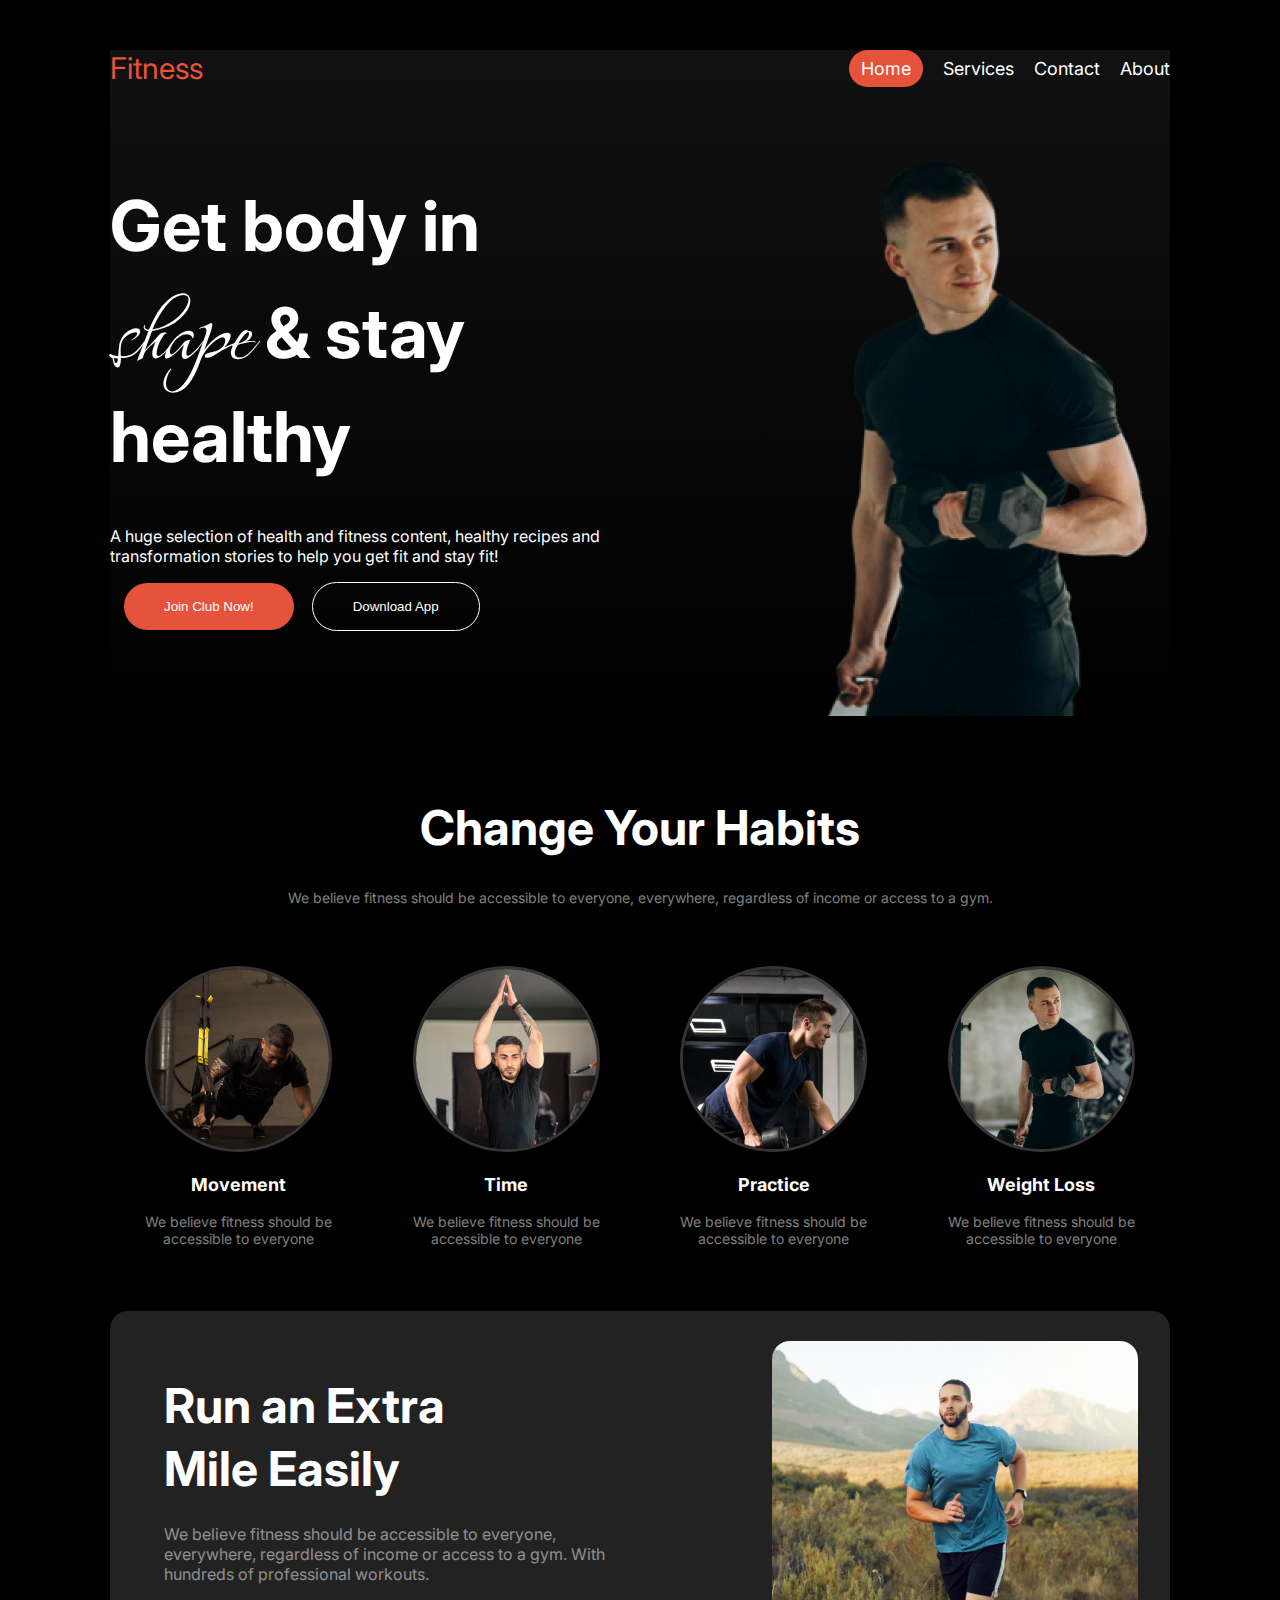
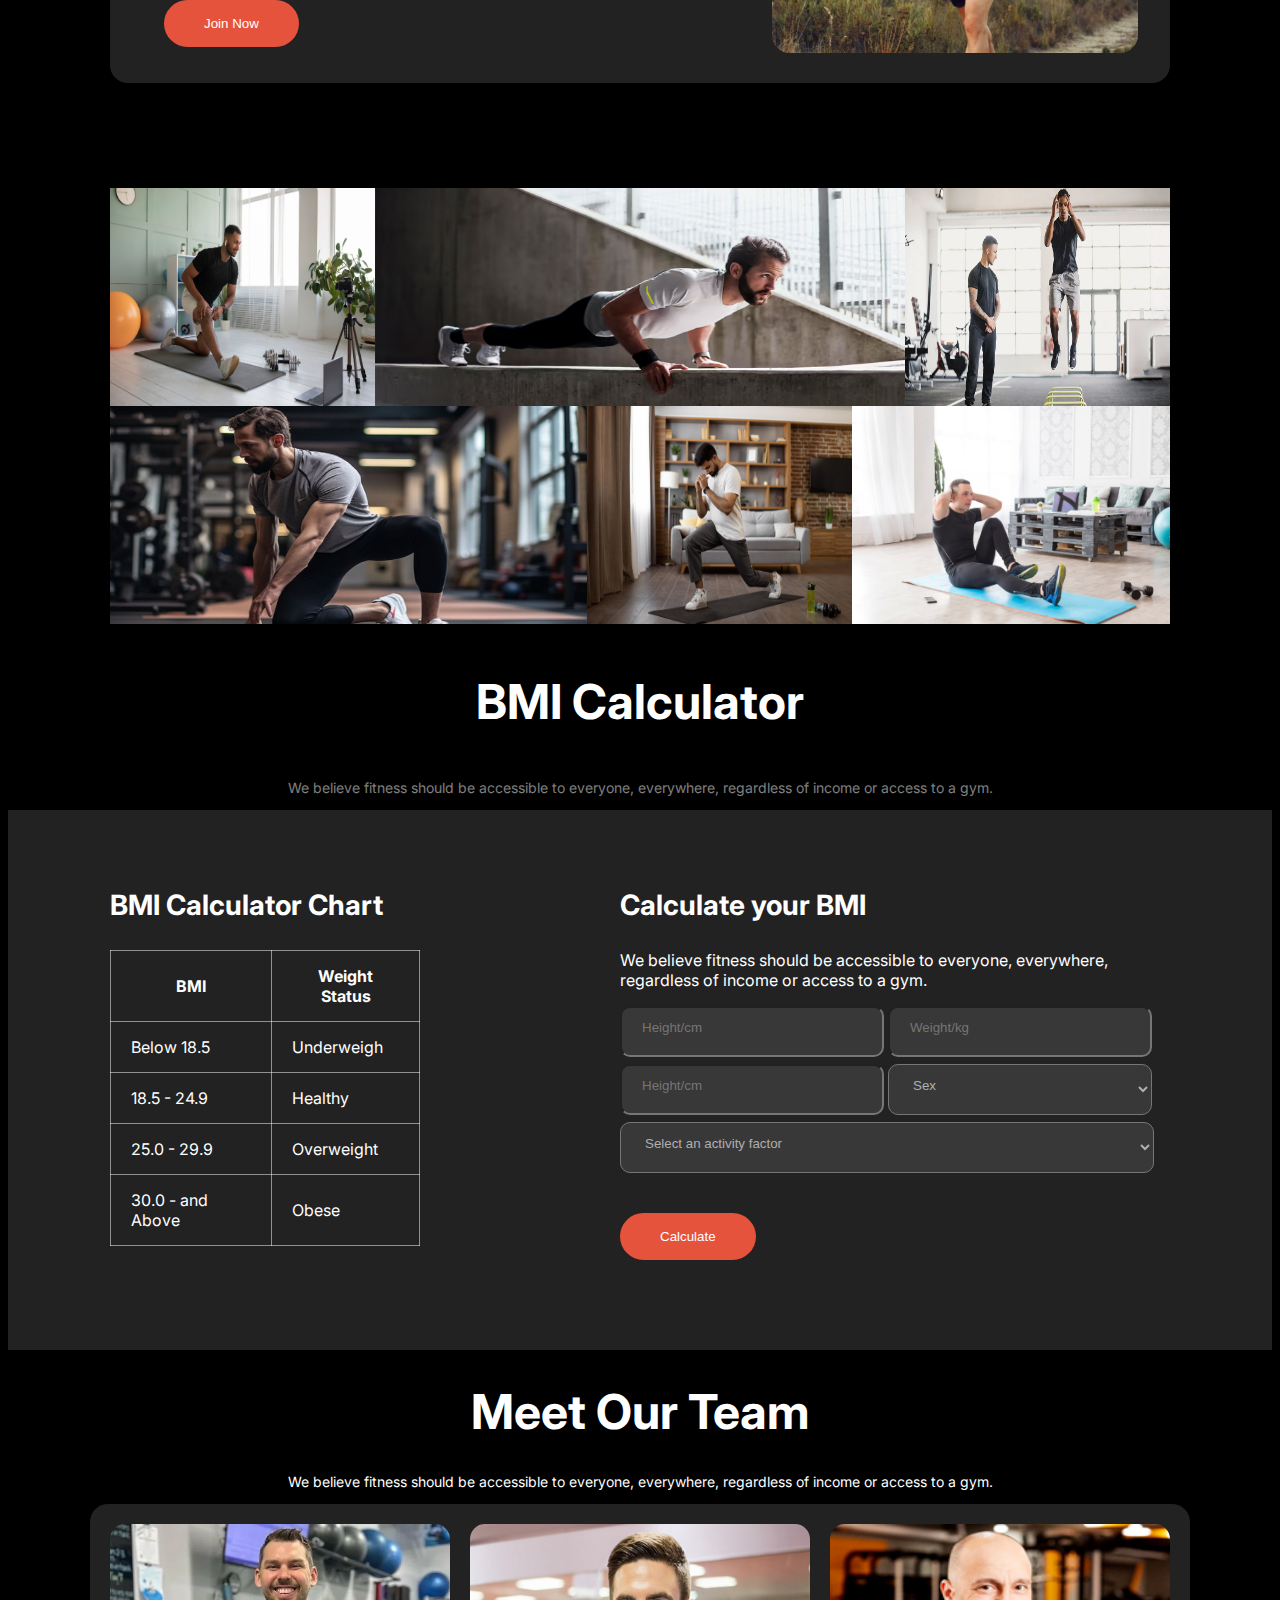
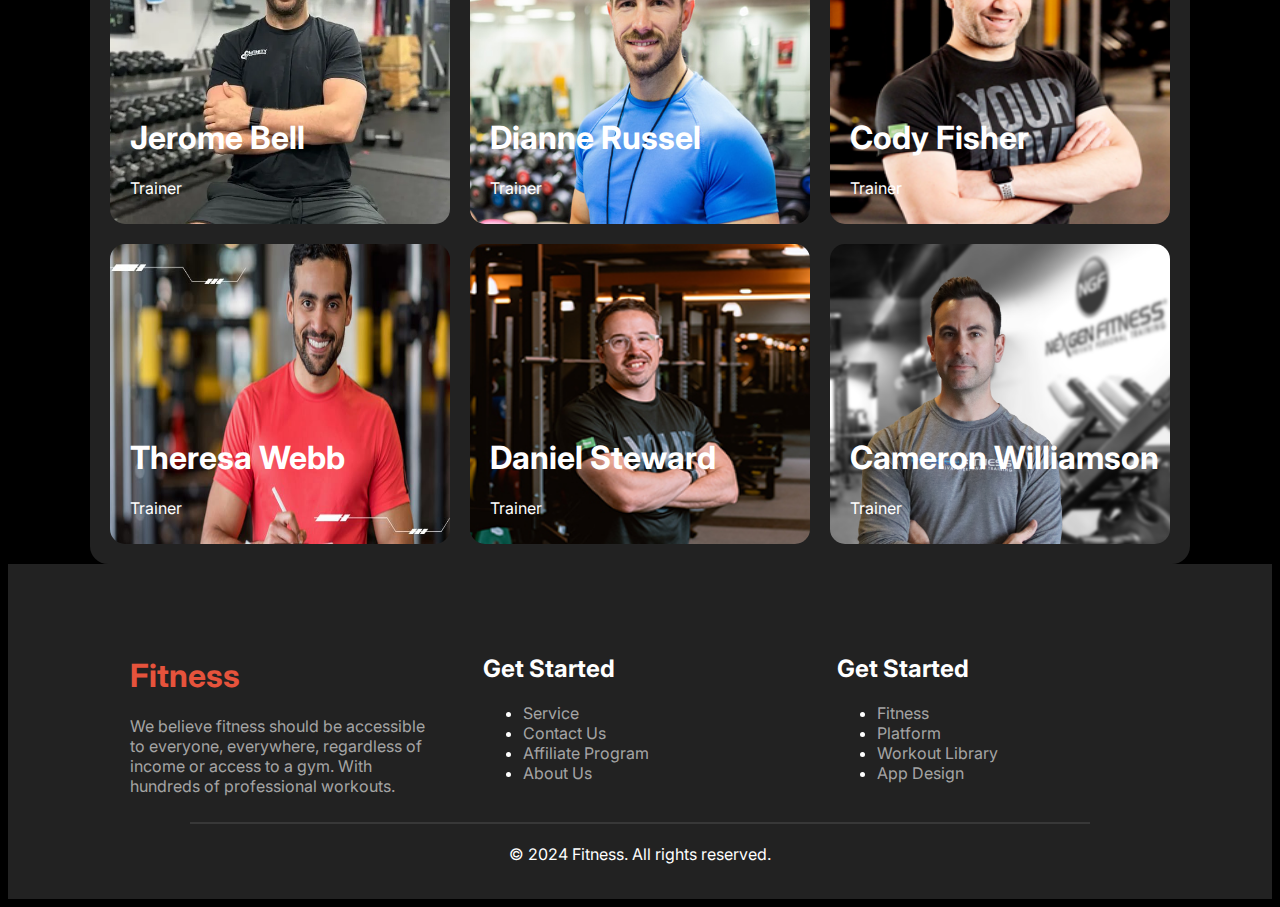
<file: index.html>
<!DOCTYPE html>
<html lang="en">
<head>
    <meta charset="UTF-8">
    <meta name="viewport" content="width=device-width, initial-scale=1.0">
    <title>Assignment-2</title>
    <link rel="stylesheet" href="style/styles.css">
    <link rel="stylesheet" href="style/responcive.css">

    <link rel="preconnect" href="https://fonts.googleapis.com">
<link rel="preconnect" href="https://fonts.gstatic.com" crossorigin>
<link href="https://fonts.googleapis.com/css2?family=Grey+Qo&family=Inter:ital,opsz,wght@0,14..32,100..900;1,14..32,100..900&display=swap" rel="stylesheet">


<link rel="preconnect" href="https://fonts.googleapis.com">
<link rel="preconnect" href="https://fonts.gstatic.com" crossorigin>
<link href="https://fonts.googleapis.com/css2?family=Grey+Qo&display=swap" rel="stylesheet">

</head>
<body class="inter-font">
    <header class="header">
        <div class="header-continar">
            <nav class="nav-main">
                <input type="checkbox" id="menu-toggle">
                <label for="menu-toggle" class="menu-icon">&#9776;</label>
                <div class="nav-logo">Fitness</div>
                <ul class="menu">
                    <li><a class="home-btn" href="#">Home</a></li>
                    <li><a href="#">Services</a></li>
                    <li><a href="#">Contact</a></li>
                    <li><a href="#">About</a></li>
                
                </ul> 
            </nav>
        </div>

        <div class="banner">
            <div class="banner-continar">
                <h1 class="banner-title">Get body in <br> <span>shape</span> & stay <br>healthy</h1>
                <p banner-dec>A huge selection of health and fitness content, healthy recipes and transformation stories to help you get fit and stay fit!</p>
                <div>
                    <button class="btn btn-primary">Join Club Now!</button>
                    <button class="btn btn-second">Download App</button>
                </div>
            </div>
            <img src="images/Images 2.png" alt="">
        </div>

        <!-- <div class="vido-title">
           
            <div>
                <h3>350+</h3>
                <p>Video tutorial</p>
            </div>
            
        </div> -->

    </header>
    <main>
        <section class="habites-continar">
            <div class="habits-section">
                <h1 class="habits-title">Change Your Habits</h2>
                <p class="habits-deccription">We believe fitness should be accessible to everyone, everywhere, regardless of income or access to a gym.</p>

                <div class="habit-work">
                    <div class="habit-card card-1">
                        <img src="images/image 3.png" alt="">
                        <h3 class="habit-main-title">Movement</h3>
                        <p class="habit-main-description">We believe fitness should be accessible to everyone</p>
                    </div>
                    <div class="habit-card card-2">
                        <img src="images/image 2.png" alt="">
                        <h3 class="habit-main-title">Time</h3>
                        <p class="habit-main-description">We believe fitness should be accessible to everyone</p>
                    </div>
                    <div class="habit-card card-3">
                        <img src="images/image 4.png" alt="">
                        <h3 class="habit-main-title">Practice</h3>
                        <p class="habit-main-description">We believe fitness should be accessible to everyone</p>
                    </div>
                    <div class="habit-card card-4">
                        <img src="images/image 5.png" alt="">
                        <h3 class="habit-main-title">Weight Loss</h3>
                        <p class="habit-main-description">We believe fitness should be accessible to everyone</p>
                    </div>  
                </div>
            </div>
        </section>

        <section class="extra-section">
            <div class="extra-containar">
                <div class="extra-containar2">
                    <h3 class="extra-title text-primary">Run an Extra</h3>
                    <h3 class="extra-title text-primary">Mile Easily</h3>
                    <p class="extra-description">We believe fitness should be accessible to everyone, everywhere, regardless of income or access to a gym. With hundreds of professional workouts.</p>
                    <button class="extra-btn btn">Join Now</button>
    
                </div>
                <img class="image-ran" src="images/run-1.jpg" alt="">

            </div>
        </section>

        <section class="tranings">
            <div class="tranings-container">
                <h2>Trainings and Exercises</h2>
                <p>We believe fitness should be accessible to everyone, everywhere, regardless of income or access to a gym.</p>
                <div class="taninings-grid">
                    <div class="exercise-clumns">
                        <img class="exercise-img-1" src="images/exercise1.jpg" alt="">
                        <img src="images/exercise2.png" alt="">
                        <img class="img-exercise3" src="images/exercise3.png" alt="">
                    </div>

                    <div class="exercise-clumns2">
                        <img src="images/exercise4.png" alt="">
                        <img src="images/exercise5.jpg" alt="">
                        <img src="images/exercise6.jpg" alt="">

                    </div>
                </div>
            </div>
        </section>

        <!-- BMI Calculator Section -->
        <section class="bmi-main">  
            <div class="bmi-continer">
                <div>
                    <h3 class="text-primary">BMI Calculator</h3>
                    <p class="bmi-description">We believe fitness should be accessible to everyone, everywhere, regardless of income or access to a gym.</p>

                </div>  
            </div>

            <div class="bmi-main-containar">
                <div class="bmi-main-containar2">
                    <div>
                        <h3 class="bmi-title">BMI Calculator Chart</h3>
                        <div class="table-main">
                            <table class="table-continar">
                                <thead>
                                    <tr>
                                        <th>BMI </th>
                                        <th>Weight Status</th>
                                    </tr>
    
                                </thead>
                                <tbody >
                                    <tr>
                                        <td>Below 18.5</td>
                                        <td>Underweigh</td>
                                    </tr>
                                    <tr>
                                        <td>18.5 - 24.9</td>
                                        <td>Healthy</td>
                                    </tr>
                                    <tr>
                                        <td>25.0 - 29.9</td>
                                        <td>Overweight</td>
                                    </tr>
                                    <tr>
                                        <td>30.0 - and Above</td>
                                        <td>Obese</td>
                                    </tr>
                                </tbody>
                            </table>
                        </div>
                    </div>
    

                    <div class="bmi">
                        <div>
                            <h3 class="bmi-title">Calculate your BMI</h3>
                            <p>We believe fitness should be accessible to everyone, everywhere, regardless of income or access to a gym.</p>
                        </div>
                        <div>
                            <form class="bmi-form">
                                <div >
                                    <input type="number" placeholder="Height/cm">
                                    <input type="number" placeholder="Weight/kg"> 
                                </div>
                                <div>
                                    
                                    <input type="number" placeholder="Height/cm">
                                    <select class="option-class" required>
                                        <option class="option-class" value="" disabled selected>Sex</option>
                                    </select>
                                </div>
                                
                                <div>
                                    <select class="option-class2">
                                        <option  value="" disabled selected>Select an activity factor</option>
                                    </select>
                                </div>

                        </form>
                        <button class="btn-calculate btn">Calculate</button>
                    </div>
    
                </div>

                </div>
        </section>

        <!-- Meet Our Team section -->
         <section class="meet-section">
            <div class="meet-continer">
                <h1 class="meet-title">Meet Our Team</h1>
                <p class="meet-dec">We believe fitness should be accessible to everyone, everywhere, regardless of income or access to a gym.</p>
            </div>

            <div class="main-continer">
                <div class="trainer-main-continer">
                    <div class="grid-item">
                        <img src="images/trainer1.png" alt="">
                        <div class="title-dec">
                            <h1>Jerome Bell</h1>
                            <p>Trainer</p>
                        </div>
                    </div>

                    <div class="grid-item">
                        <img src="images/trainer2.png" alt="">
                        <div class="title-dec">
                            <h1>Dianne Russel</h1>
                            <p>Trainer</p>
                        </div>
                    </div>

                    <div class="grid-item">
                        <img src="images/trainer3.png" alt="">
                        <div class="title-dec">
                            <h1>Cody Fisher</h1>
                            <p>Trainer</p>
                        </div>
                    </div>

                    <div class="grid-item">
                        <img src="images/trainer4.png" alt="">
                        <div class="title-dec">
                            <h1>Theresa Webb</h1>
                            <p>Trainer</p>
                        </div>
                    </div>

                    <div class="grid-item">
                        <img src="images/trainer5.png" alt="">
                        <div class="title-dec">
                            <h1>Daniel Steward</h1>
                            <p>Trainer</p>
                        </div>
                    </div>

                    <div class="grid-item">
                        <img src="images/trainer6.png" alt="">
                        <div class="title-dec">
                            <h1>Cameron Williamson</h1>
                            <p>Trainer</p>
                        </div>
                    </div>
                </div>
            </div>     
    </main>

    <footer>
        <div class="footer-main">
            <div class="footer-content">
                <div class="footer-section ">
                    <h1 class="text-logo">Fitness</h1>
                    <p>We believe fitness should be accessible to everyone, everywhere, regardless of income or access to a gym. With hundreds of professional workouts.
                    </p>
                </div>
            
                <div class="footer-section">
                    <h2>Get Started</h2>
                    <ul>
                        <li><a href="#">Service</a></li>
                        <li><a href="#">Contact Us</a></li>
                        <li><a href="#">Affiliate Program</a></li>
                        <li><a href="#">About Us</a></li>
                    </ul>
                </div>
            
                <div class="footer-section">
                    <h2>Get Started</h2>
                    <ul>
                        <li><a href="#">Fitness</a></li>
                        <li><a href="#">Platform</a></li>
                        <li><a href="#">Workout Library</a></li>
                        <li><a href="#">App Design</a></li>
                    </ul>
                </div>
            </div> 

            <div class="border"></div>

            <div class="footer-bottom">
                &copy; 2024 Fitness. All rights reserved.
            </div>

        </div>

        
        
    </footer>
   

    
</body>
</html>
</file>
<file: style/styles.css>
/* font */
.inter-font {
  font-family: "Inter", sans-serif;
  font-optical-sizing: auto;
  
}
body{
    /* max-width: 1060px;
    margin: 0 auto; */
     background-color: black;
}
.text-primary{
    font-size: 48px;
    color: white;
}
/* nav bar design */
header{
    max-width: 1060px;
    margin: 0 auto;
    background: linear-gradient(180.00deg, rgb(17, 17, 17),rgba(119, 119, 119, 0) 100%);  
}
.header-continar{
    max-width: 1060px;
    margin: 0 auto;


}
.nav-main{
    display: flex;
    align-items: center;
    justify-content: space-between;
    margin-top: 50px;
}

.nav-logo{
    color: #E6533C;
    font-size: 30px;
    
}
.menu {
    display: flex;
    list-style: none;
    margin: 0;
    padding: 0;
    color: white;
}
.menu li {
    margin-left: 20px;
   
}
.menu li a{
    text-decoration: none;
    font-size: 18px;
    color: white;
    
}
.home-btn{
    padding: 8px 12px;
    background-color: #E6533C;
    border-radius: 45px;
}
.menu-icon {
    display: none;
    font-size: 28px;
    color: white;
    cursor: pointer;
    order: 2;
}
#menu-toggle {
    display: none;
}

#menu-toggle:checked + .menu {
    display: block; 
    position: absolute;
    top: 100%;
    left: 0;
    right: 0;
    flex-direction: column;
    align-items: center;
}

#menu-toggle:checked + .menu li {
    margin: 10px 0;
}

/* banner design */
.banner{
    display: flex;
    margin-top: 50px;
    gap: 90px;
}
span{
    font-family: "Grey Qo", cursive;
    font-size: 100px;
    font-weight: 400;
    font-style: normal;   
}
.banner-continar{
    margin-right: 70px;
    color: white;
}
.banner-continar h1{
    font-size: 70px;
}
.banner-dec{
    
    font-size: 18px;
    
}
.btn{
    padding: 16px 40px;
    color: white;
    border-radius: 45px;
    border: none;
    margin-left: 14px;
}
.btn-primary{
    background-color: #E6533C;
}
.btn-second{
    background-color: transparent;
    border: 1px solid white;
}

/* habits-section */
.habites-continar{
    background: rgb(0, 0, 0);
    margin-left: 0px;
    margin-right: 0px;
    padding: 50px 0px 50px 0px;
 
}
.habits-section{
    max-width: 1060px;
    margin: 0 auto;
    text-align: center;
   
}
.habits-title{
    font-size: 48px;
    color: white;
    
}
.habits-deccription{
    font-size: 14px;
    font-weight: 400;
    color: #FFFFFF80;
}
.habit-work{
    max-width: 1060px;
    margin: 0 auto;
    display: grid;
    grid-template-areas: "a b c d";
    gap: 10px;
    margin-top: 60px;

}
.habit-work img{
    border: 3px solid rgb(54, 52, 52);
    border-radius: 50%;
}
.habit-main-title{
    color: white;
    font-size: 18px;
}
.habit-main-description{
    color: #FFFFFF80;
    font-size: 14px;

}
.card-1{
    grid-area: a;

}
.card-2{
    grid-area: b;
    
}
.card-3{
    grid-area: c;
    
}

/* extra-section */
.extra-section{
    background-color: black;
    bottom: 50px;
    /* height: 715px; */
    
   
}
.extra-containar{
    display: flex;
    max-width: 1060px;
    margin: 0 auto;
    background-color:#222222;
    gap: 80px;
    border-radius: 18px;

    

}
.extra-containar2{
    margin-left: 54px;
    margin-top: 40px;
    margin-right: 80px;   
}
.extra-title{
      line-height: 0.3;   
}
.extra-title, .extra-description{
    text-decoration: none;
}
.extra-description{
    color: #FFFFFF80;
  
}
.extra-btn{
   background-color: #E6533C;
   margin-left: 0px;
}
.image-ran{
    width: 366px;
    height: 312px;
    border-radius: 18px;
    margin-top: 30px;
    margin-right: 32px;
    margin-bottom: 30px;

}

/* trainings section */
.tranings{
    
    background-color: black;
}
.exercise-clumns{
    max-width: 1060px;
    margin: 0 auto;
    display: flex;
    display: grid;
    grid-template-columns: 25% 50% 25%;
}
.exercise-clumns img{
    width: 100%;
    height: 218px;
    position: relative;
    display: inline-block;
}

.display-color{
    position: absolute;
    top: 0;
    left: 0;
    width: 100%0;
    height: 100%;
    background-color: #E6533C;

}

.exercise-clumns2{
    max-width: 1060px;
    margin: 0 auto;
    display: flex;
    display: grid;
    grid-template-columns: 45% 25% auto;

}
.exercise-clumns2 img{
    width: 100%;
    height: 218px;
    position: relative;
    display: inline-block;

}

/* BMI Section */

.bmi-main{
    /* max-width: 1060px;
    margin: 0 auto; */

}
.bmi-continer{
    text-align: center;
 
}

.bmi-description{
    color: #FFFFFF80;
    font-size: 14px;
   
}

.bmi-main-containar{
    /* display: flex; */
    justify-content: space-between;
    margin-left: 0px;
    margin-right: 0px;
    background: rgb(34, 34, 34);
    color: white;
}

/* Table Design */

.table-main{

}
.table-continar{ 
    border-collapse: collapse;
    width: 310px; 
    height: 216px;
    
}
.table-continar td,th{
    border: 1px solid #FFFFFF80;
    padding: 15px 20px;
    
    
}

.bmi-main-containar{
    
    gap: 200px;
   
    
}
.bmi-main-containar2{
    display: flex;
    max-width: 1060px;
    margin: 0 auto;
}

.bmi{
    margin-left: 200px;
}
.bmi-form{
    display: flexbox;
}
.bmi-form input{
    background-color: #FFFFFF1A;
    width: 40%;
    padding: 12px 20px 20px 20px;
    border-radius: 10px;

}
.option-class{
    color: #FFFFFF99;
    gap: 10px;
    margin-top: 7px;
    width: 48%;
    padding: 12px 20px 20px 20px;
    border-radius: 10px;
    background-color: #FFFFFF1A;

}

.option-class2{
    color: #FFFFFF99;
    margin-top: 7px;
    width: 97%;
    padding: 12px 20px 20px 20px;
    border-radius: 10px;
    background-color: #FFFFFF1A;

}
.btn-calculate{
    background-color: #E6533C;
    margin: 40px 20px;
    margin-left: 0px;

}
.bmi-main-containar{
    padding: 50px;
}

.bmi-main{
   
}

.bmi-title{
    font-size: 28px;
}

/* meet-section */
.meet-section{
    color: white;
}
.meet-continer{
    text-align: center;
}
.meet-title{
    font-size: 48px;
}
.meet-dec{
    font-size: 14px;
}

/* trainer-main-continer */
/* .trainer-main-continer{

    max-width: 1060px;
    margin: 0 auto;
    background: #222222;
    padding: 20px;
    border-radius: 20px;

}

.trainer-card{
position: relative;

}
.name-profess{
    position: absolute;
    margin-left: 100px;
    bottom:50px ;

}
.trainer-continer1 img{
    width: 100%;
    height: 275px;
    border-radius: 20px;
    
    
}

.trainer-continer1{
    margin-top: 20px;
    display: flex;
    width: 100%;
    justify-content: space-evenly;
   

}

.trainer-continer2 img{
    width: 100%;
    height: 275px;
    border-radius: 20px;
    
    
}

.trainer-continer2{
    display: flex;
    width: 100%;
    justify-content: space-evenly;
} */

.main-continer{
    display: flex; 
    justify-content: center; 
    align-items: center; 
    max-width: 1060px;
    margin: 0 auto; 
    background: #222222;
    padding: 20px;
    border-radius: 18px;
    
}
.trainer-main-continer{
    display: grid;
    grid-template-columns: repeat(3, 1fr);
    gap: 20px;
}

.grid-item img {
    width: 100%;
    height: 300px;
    display: block;
    border-radius: 15px;
}
.grid-item{
    position: relative;

}

.title-dec{
    position: absolute;
    bottom: 10px;
    left: 20px;
}
/* Footer Section */

footer{ 
    background-color: #222;
    
}
.footer-main{
    max-width: 1060px;
    margin: 0 auto;
    color: white;
    padding: 60px 0px 35px;
    text-align: left;
    
    

}
.footer-content{
    display: flex;
}
.footer-section {
    flex: 1;
    padding: 10px 20px;
}

.footer-section li a{
    text-decoration: none;
    color: #FFFFFF99;
}
.text-logo{
    color: #E6533C;
    text-align: initial;
    
}

.footer-bottom{
    text-align: center;
    color: white;
    
}
.footer-section p{
    color: #FFFFFF99;
}

.border{
    border: 1px solid #FFFFFF1A;
    margin-left: 80px;
    margin-right: 80px;
    margin-bottom: 20px;
}
</file>
<file: style/responcive.css>
/* Responsive Styles */
@media (max-width: 768px) {
    body{
        margin-left: 20px;
        margin-right: 20px;
    }
    
    .menu {
        display: none;
        flex-direction: column;
        width: 100%;
    }

    .menu-icon {
        display: flex;
    }

    .menu li {
        margin: 10px 0;
    }

    /* banner design  */
    .banner{
        flex-direction: column;
    
    }

    .habit-work{
        margin-top: 58px;
        margin: 0 auto;
        grid-template-areas:
        "a"
        "b"
        "c"
        "D";
        
    }
    .habit-main-title,.habit-main-description{
        align-items: center;
        margin-left: 35px;
        margin-right: 35px;
    }

    /* Run Extra Design  */
    .extra-containar{
        flex-direction: column;
        align-items: center;
    }
    .image-ran{
        align-items: center;
    
    }


    .exercise-clumns{
        grid-template-columns: 50% 50%;
    }

    .exercise-clumns .img-exercise3{
       /* visibility: hidden; */
       display: none;
       
    }

    .bmi-main{
        flex-direction: column;
    }

   .trainer-main-continer{
    grid-template-columns: repeat(1, 1fr);

   }

   .footer-content{
    flex-direction: column;
   }
}
</file>
